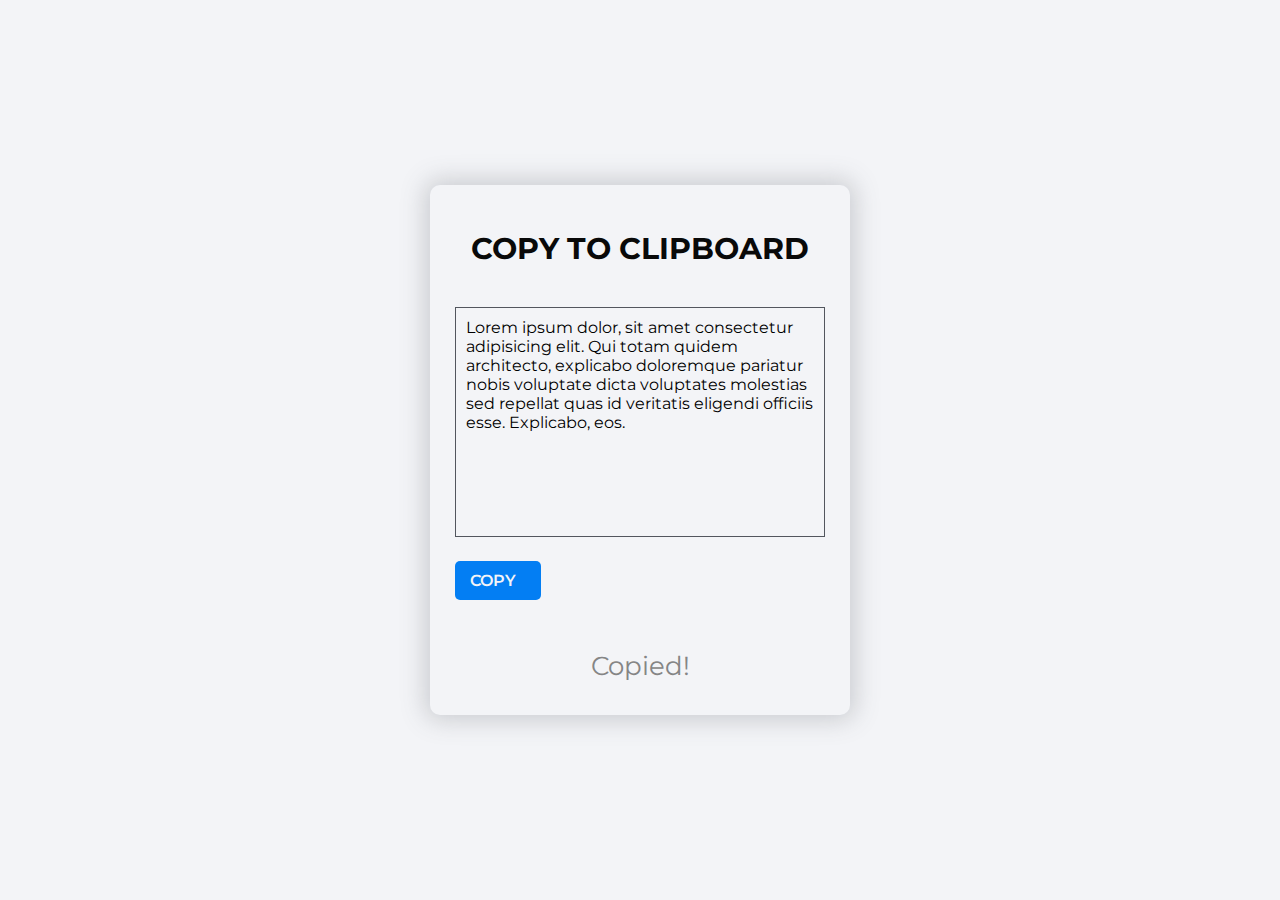
<file: copy-to-clip-board-with-jquery/index.html>
<!DOCTYPE html>
<html>
    <head>
        <meta charset="utf-8">
        <meta http-equiv="X-UA-Compatible" content="IE=edge">
        <title>Copy To Clipboard With JQuery</title>
        <meta name="description" content="">
        <meta name="viewport" content="width=device-width, initial-scale=1">

        <link rel="preconnect" href="https://fonts.googleapis.com">
        <link rel="preconnect" href="https://fonts.gstatic.com" crossorigin>
        <link href="https://fonts.googleapis.com/css2?family=Montserrat:wght@300;400;500;600;700&display=swap" rel="stylesheet">

        <link rel="stylesheet" href="https://cdnjs.cloudflare.com/ajax/libs/font-awesome/6.1.2/css/all.min.css" integrity="sha512-1sCRPdkRXhBV2PBLUdRb4tMg1w2YPf37qatUFeS7zlBy7jJI8Lf4VHwWfZZfpXtYSLy85pkm9GaYVYMfw5BC1A==" crossorigin="anonymous" referrerpolicy="no-referrer" />

        <script src="https://ajax.googleapis.com/ajax/libs/jquery/3.6.0/jquery.min.js"></script>

        <link rel="stylesheet" href="style.css">

    </head>
    <body>
        
        <div class="container">
            <h1>Copy to Clipboard</h1>
            <textarea id="textField" class="text-field">Lorem ipsum dolor, sit amet consectetur adipisicing elit. Qui totam quidem architecto, explicabo doloremque pariatur nobis voluptate dicta voluptates molestias sed repellat quas id veritatis eligendi officiis esse. Explicabo, eos.
            </textarea>
            <button class="copy-btn">Copy<i class="fas fa-clone"></i></button>
            <span class="copied">Copied!</span>
        </div>
        
    </body>

    <script src="main.js"></script>
</html>
</file>
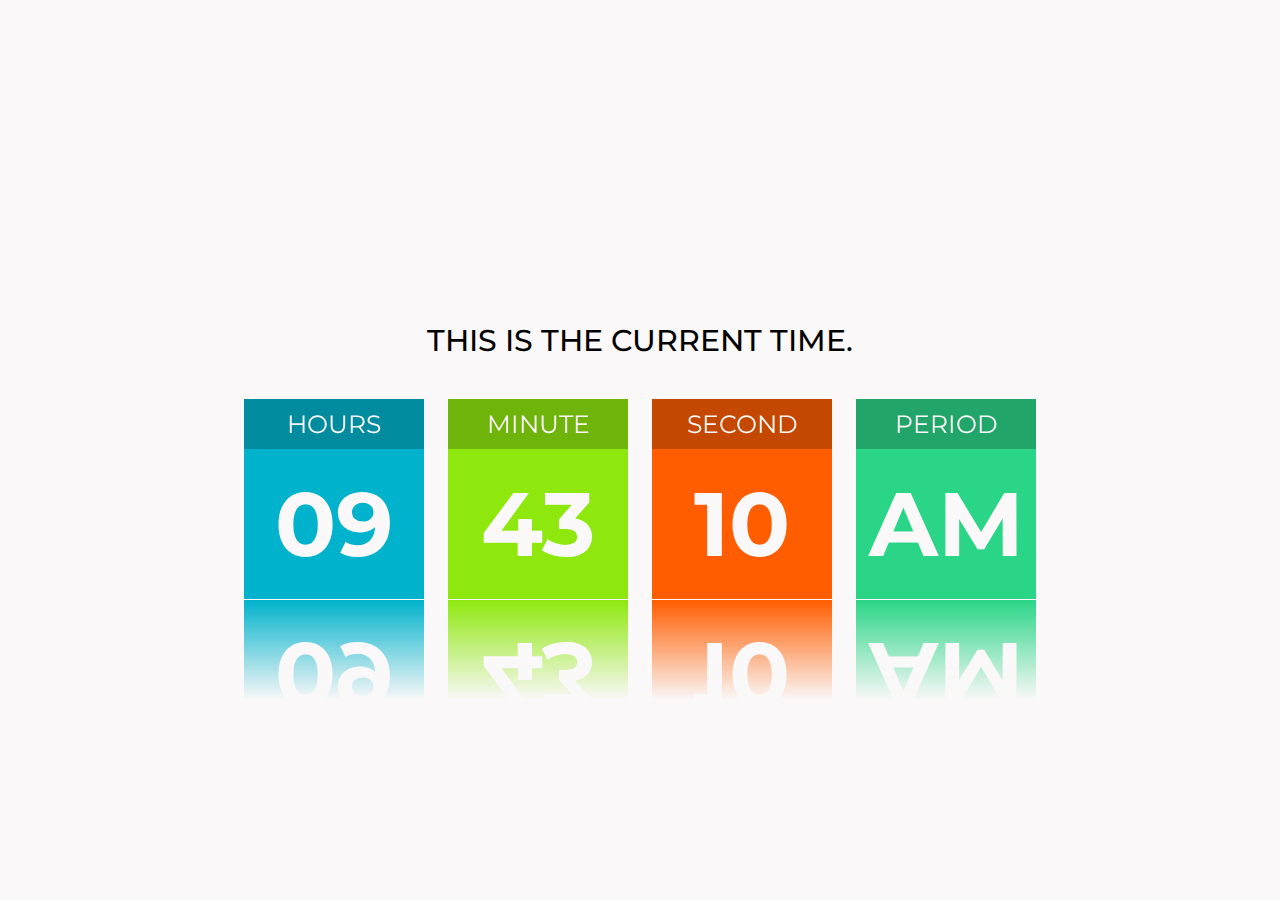
<file: digital-clock/index.html>
<!DOCTYPE html>
<html>
    <head>
        <meta charset="utf-8">
        <meta http-equiv="X-UA-Compatible" content="IE=edge">
        <title>Digital Clock with JQuery</title>
        <meta name="description" content="">
        <meta name="viewport" content="width=device-width, initial-scale=1">

        <link rel="preconnect" href="https://fonts.googleapis.com">
        <link rel="preconnect" href="https://fonts.gstatic.com" crossorigin>
        <link href="https://fonts.googleapis.com/css2?family=Montserrat:wght@300;400;500;600;700&display=swap" rel="stylesheet">

        <script src="https://ajax.googleapis.com/ajax/libs/jquery/3.6.0/jquery.min.js"></script>

        <link rel="stylesheet" href="style.css">

    </head>
    <body>
        
        <div class="container">
            <h2>This is the current time.</h2>
            <div class="time">
                <span>Hours</span>
                <span id="hours">00</span>
            </div>
            <div class="time">
                <span>Minute</span>
                <span id="min">00</span>
            </div>
            <div class="time">
                <span>Second</span>
                <span id="sec">00</span>
            </div>
            <div class="time">
                <span>Period</span>
                <span id="period">AM</span>
            </div>
        </div>
        
    </body>

    <script src="main.js"></script>
</html>
</file>
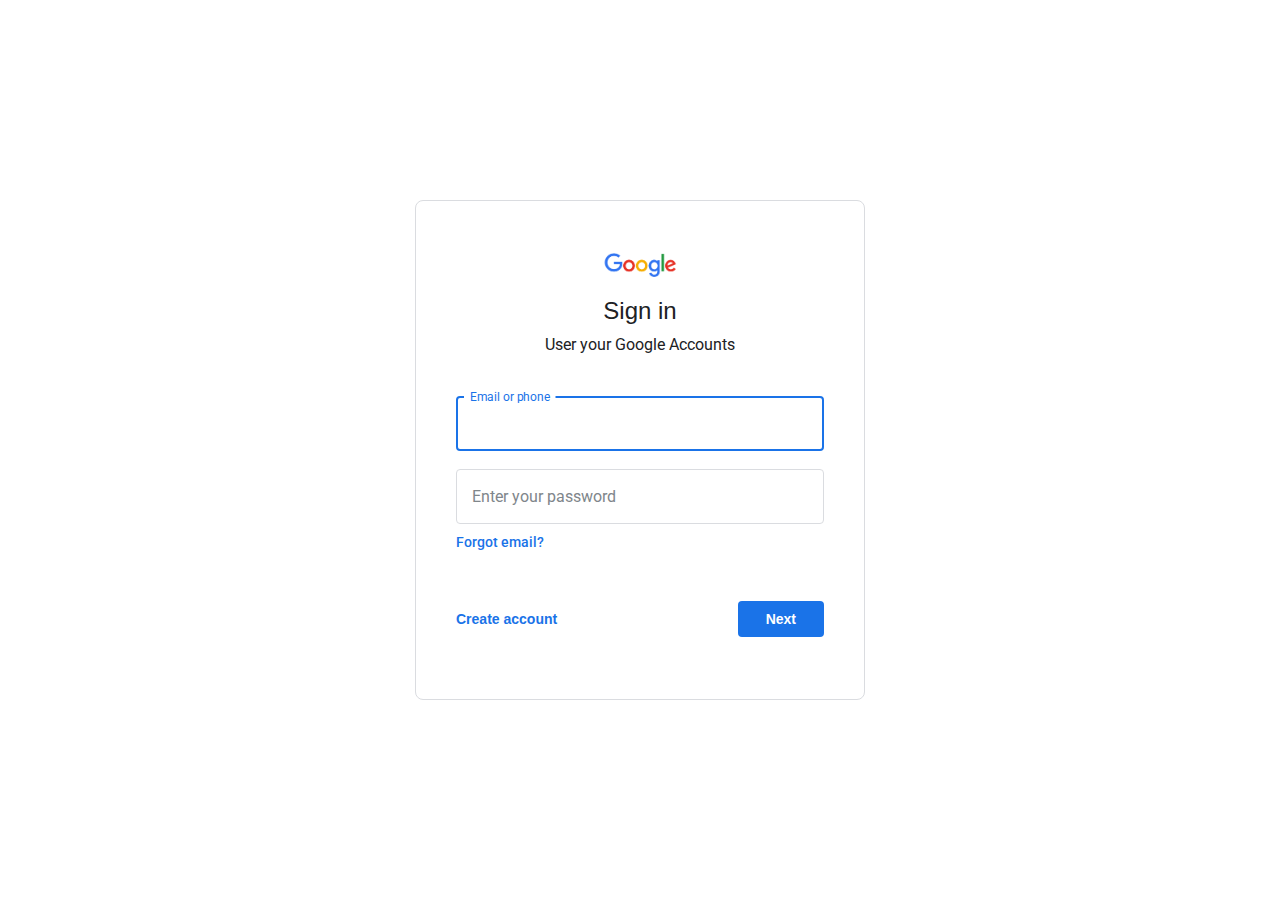
<file: google-account-sign-in/index.html>
<!DOCTYPE html>
<html>
    <head>
        <meta charset="utf-8">
        <meta http-equiv="X-UA-Compatible" content="IE=edge">
        <title>Sign in - Google Account jQuery Project</title>
        <meta name="description" content="">
        <meta name="viewport" content="width=device-width, initial-scale=1">

        <link rel="preconnect" href="https://fonts.googleapis.com">
        <link rel="preconnect" href="https://fonts.gstatic.com" crossorigin>
        <link href="https://fonts.googleapis.com/css2?family=Roboto:wght@300;400;500;600;700&display=swap" rel="stylesheet">

        <script src="https://ajax.googleapis.com/ajax/libs/jquery/3.6.0/jquery.min.js"></script>

        <link rel="stylesheet" href="style.css">

    </head>
    <body>
        
        <div class="container">
            <div class="logo">
                <img src="images/google_logo.png" alt="logo.png">
            </div>
            <div class="form-box">
                <h1>Sign in</h1>
                <span>User your Google Accounts</span>
                <form>
                    <div class="input-box">
                        <input type="email" name="email" id="email-field" class="input-field" required autofocus autocomplete="off" />
                        <label for="email-field" class="placeholder">Email or phone</label>
                    </div>
                    <div class="input-box">
                        <input type="password" name="password" id="password-field" class="input-field" required />
                        <label for="password-field" class="placeholder">Enter your password</label>
                    </div>
                    <a href="#" class="forgot">Forgot email?</a>
                    <div class="buttons">
                        <a href="#" class="create-account">Create account</a>
                        <button class="sign-in">Next</button>
                    </div>
                </form>
            </div>
        </div>
        
    </body>

    <script src="main.js"></script>
</html>
</file>
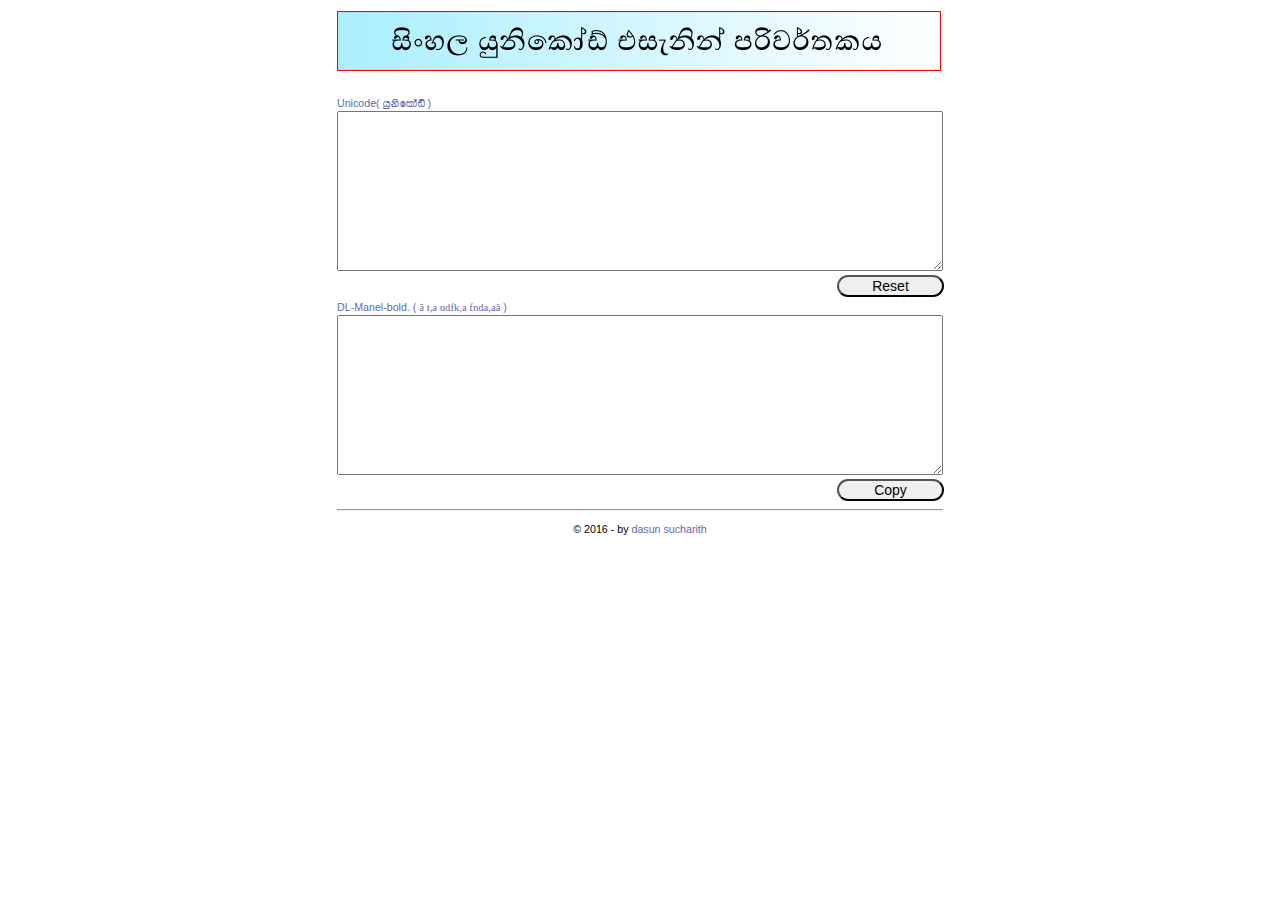
<file: portfolio-website/unicode/index.html>
<!DOCTYPE html>
<html xmlns="http://www.w3.org/1999/xhtml">
	<head>
		<title>Real Time Unicode Converter</title>
		<meta content="text/html; charset=UTF-8" http-equiv="Content-Type">
		<link href="css/main.css" rel="Stylesheet">
		<style type="text/css">
			@font-face { font-family:Potha; src:url(eot/POTHA0.eot);@font-face { font-family:DL-Manel-bold.; src:url(eot/DLMANEL0.eot);		
		</style>
		
		<style type='text/css'>
		@font-face {
			font-family: 'Dhananjayaweb';
			src: url('http://japan.googlecode.com/svn/trunk/gosiplanka-webfont.eot');
		}

		@font-face {
			font-family: 'Dhananjayaweb';
			src: url([data-uri]) format('woff'),
				 url([data-uri]) format('truetype'),
				 url('http://japan.googlecode.com/svn/trunk/gosiplanka-webfont.svg#Dhananjayaweb') format('svg');
			font-weight: normal;
			font-style: normal;

		}
		</style>
	</head>
	<body onload="javascript:txtbox.box1.focus()">
		<script type="text/javascript" language="javascript">
						
				var text;
				
				function startText() {
					text = document.txtBox.box1.value;  
				
					text = text.replace(/,/g, "￦");
					text = text.replace(/\./g, "�");
					text = text.replace(/\(/g, "￫");
					text = text.replace(/\)/g, "￩");
					text = text.replace(/%/g, "ￕ");
					text = text.replace(/\//g, "$");
					text = text.replace(/–/g, "ￔ");
					text = text.replace(/\?/g, "ￓ");
					text = text.replace(/!/g, "ￒ");
					text = text.replace(/\=/g, "ￏ");
					text = text.replace(/\'/g, "ￎ");
					text = text.replace(/\+/g, "ￍ");
					text = text.replace(/\:/g, "ￌ");
					text = text.replace(/\÷/g, "ￋ");
					text = text.replace(/\;/g, "ﾶ");
					text = text.replace(/ත්‍රෛ/g, "ff;%");
					text = text.replace(/ශෛ/g, "ffY");
					text = text.replace(/චෛ/g, "ffp");
					text = text.replace(/ජෛ/g, "ffc");
					text = text.replace(/කෛ/g, "ffl");
					text = text.replace(/මෛ/g, "ffu");
					text = text.replace(/පෛ/g, "ffm");
					text = text.replace(/දෛ/g, "ffo");
					text = text.replace(/තෛ/g, "ff;");
					text = text.replace(/නෛ/g, "ffk");
					text = text.replace(/ධෛ/g, "ffO");
					text = text.replace(/වෛ/g, "ffj");
					text = text.replace(/ප්‍රෞ/g, "fm%!");
					text = text.replace(/ෂ්‍යෝ/g, "fIHda");
					text = text.replace(/ඡ්‍යෝ/g, "fPHda");
					text = text.replace(/ඪ්‍යෝ/g, "fVHda");
					text = text.replace(/ඝ්‍යෝ/g, "f>Hda");
					text = text.replace(/ඛ්‍යෝ/g, "fLHda");
					text = text.replace(/ළ්‍යෝ/g, "f<Hda");
					text = text.replace(/ඵ්‍යෝ/g, "fMHda");
					text = text.replace(/ඨ්‍යෝ/g, "fGHda");
					text = text.replace(/ශ්‍යෝ/g, "fYHda");
					text = text.replace(/ක්‍ෂ්‍යෝ/g, "fÌHda");
					text = text.replace(/බ්‍යෝ/g, "fnHda");
					text = text.replace(/ච්‍යෝ/g, "fpHda");
					text = text.replace(/ඩ්‍යෝ/g, "fâHda");
					text = text.replace(/ෆ්‍යෝ/g, "f*Hda");
					text = text.replace(/ග්‍යෝ/g, "f.Hda");
					text = text.replace(/ජ්‍යෝ/g, "fcHda");
					text = text.replace(/ක්‍යෝ/g, "flHda");
					text = text.replace(/ල්‍යෝ/g, "f,Hda");
					text = text.replace(/ම්‍යෝ/g, "fuHda");
					text = text.replace(/න්‍යෝ/g, "fkHda");
					text = text.replace(/ප්‍යෝ/g, "fmHda");
					text = text.replace(/ද්‍යෝ/g, "foHda");
					text = text.replace(/ස්‍යෝ/g, "fiHda");
					text = text.replace(/ට්‍යෝ/g, "fgHda");
					text = text.replace(/ව්‍යෝ/g, "fjHda");
					text = text.replace(/ත්‍යෝ/g, "f;Hda");
					text = text.replace(/භ්‍යෝ/g, "fNHda");
					text = text.replace(/ධ්‍යෝ/g, "fOHda");
					text = text.replace(/ථ්‍යෝ/g, "f:Hda");
					text = text.replace(/ෂ්‍යො/g, "fIHd");
					text = text.replace(/ශ්‍යො/g, "fYHd");
					text = text.replace(/ඛ්‍යො/g, "fLHd");
					text = text.replace(/ක්‍ෂ්‍යො/g, "fÌHd");
					text = text.replace(/බ්‍යො/g, "fnHd");
					text = text.replace(/ව්‍යො/g, "fjHd");
					text = text.replace(/ඩ්‍යො/g, "fvHd");
					text = text.replace(/ෆ්‍යො/g, "f*Hd");
					text = text.replace(/ග්‍යො/g, "f.Hd");
					text = text.replace(/ජ්‍යො/g, "fcHd");
					text = text.replace(/ක්‍යො/g, "flHd");
					text = text.replace(/ම්‍යො/g, "fuHd");
					text = text.replace(/ප්‍යො/g, "fmHd");
					text = text.replace(/ද්‍යො/g, "foHd");
					text = text.replace(/ස්‍යො/g, "fiHd");
					text = text.replace(/ට්‍යො/g, "fgHd");
					text = text.replace(/ව්‍යො/g, "fjHd");
					text = text.replace(/ත්‍යො/g, "f;Hd");
					text = text.replace(/භ්‍යො/g, "fNHd");
					text = text.replace(/ධ්‍යො/g, "fOHd");
					text = text.replace(/ථ්‍යො/g, "f:Hd");
					text = text.replace(/ෂ්‍යෙ/g, "fIH");
					text = text.replace(/ඡ්‍යෙ/g, "fPH");
					text = text.replace(/ළ්‍යෙ/g, "f<H");
					text = text.replace(/ණ්‍යෙ/g, "fKH");
					text = text.replace(/ච්‍යෙ/g, "fpH");
					text = text.replace(/ල්‍යෙ/g, "f,H");
					text = text.replace(/න්‍යෙ/g, "fkH");
					text = text.replace(/ශ්‍යෙ/g, "fYH");
					text = text.replace(/ඛ්‍යෙ/g, "fLH");
					text = text.replace(/ක්‍ෂ්යෙ/g, "fÌH");
					text = text.replace(/බ්‍යෙ/g, "fnH");
					text = text.replace(/ඩ්‍යෙ/g, "fvH");
					text = text.replace(/ෆ්‍යෙ/g, "f*H");
					text = text.replace(/ග්‍යෙ/g, "f.H");
					text = text.replace(/ජ්‍යෙ/g, "fcH");
					text = text.replace(/ක්‍යෙ/g, "flH");
					text = text.replace(/ම්‍යෙ/g, "fuH");
					text = text.replace(/ප්‍යෙ/g, "fmH");
					text = text.replace(/ද්‍යෙ/g, "foH");
					text = text.replace(/ස්‍යෙ/g, "fiH");
					text = text.replace(/ට්‍යෙ/g, "fgH");
					text = text.replace(/ව්‍යෙ/g, "fjH");
					text = text.replace(/ත්‍යෙ/g, "f;H");
					text = text.replace(/භ්‍යෙ/g, "fNH");
					text = text.replace(/ධ්‍යෙ/g, "fOH");
					text = text.replace(/ථ්‍යෙ/g, "f:H");
					text = text.replace(/ෂ්‍රෝ/g, "fI%da");
					text = text.replace(/ඝ්‍රෝ/g, "f>%da");
					text = text.replace(/ශ්‍රෝ/g, "fY%da");
					text = text.replace(/ක්‍ෂ්‍රෝ/g, "fÌ%da");
					text = text.replace(/බ්‍රෝ/g, "fn%da");
					text = text.replace(/ඩ්‍රෝ/g, "fv%da");
					text = text.replace(/ෆ්‍රෝ/g, "f*%da");
					text = text.replace(/ග්‍රෝ/g, "f.%da");
					text = text.replace(/ක්‍රෝ/g, "fl%da");
					text = text.replace(/ප්‍රෝ/g, "fm%da");
					text = text.replace(/ද්‍රෝ/g, "føda");
					text = text.replace(/ස්‍රෝ/g, "fi%da");
					text = text.replace(/ට්‍රෝ/g, "fg%da");
					text = text.replace(/ත්‍රෝ/g, "f;%da");
					text = text.replace(/ශ්‍රො/g, "fY%d");
					text = text.replace(/ඩ්‍රො/g, "fv%d");
					text = text.replace(/ෆ්‍රො/g, "f*%d");
					text = text.replace(/ග්‍රො/g, "f.%d");
					text = text.replace(/ක්‍රො/g, "fl%d");
					text = text.replace(/ප්‍රො/g, "fm%d");
					text = text.replace(/ද්‍රො/g, "fød");
					text = text.replace(/ස්‍රො/g, "fi%d");
					text = text.replace(/ට්‍රො/g, "fg%d");
					text = text.replace(/ත්‍රො/g, "f;%d");
					text = text.replace(/ශ්‍රේ/g, "fYa%");
					text = text.replace(/බ්‍රේ/g, "fí%");
					text = text.replace(/ඩ්‍රේ/g, "fâ%");
					text = text.replace(/ෆ්‍රේ/g, "f*a%");
					text = text.replace(/ග්‍රේ/g, "f.a%");
					text = text.replace(/ක්‍රේ/g, "fla%");
					text = text.replace(/ප්‍රේ/g, "fma%");
					text = text.replace(/ද්‍රේ/g, "føa");
					text = text.replace(/ස්‍රේ/g, "fia%");
					text = text.replace(/ත්‍රේ/g, "f;a%");
					text = text.replace(/ධ්‍රේ/g, "fè%");
					text = text.replace(/ෂ්‍රෙ/g, "fI%");
					text = text.replace(/ශ්‍රෙ/g, "fY%");
					text = text.replace(/බ්‍රෙ/g, "fn%");
					text = text.replace(/ෆ්‍රෙ/g, "f*%");
					text = text.replace(/ග්‍රෙ/g, "f.%");
					text = text.replace(/ක්‍රෙ/g, "fl%");
					text = text.replace(/ප්‍රෙ/g, "fm%");
					text = text.replace(/ද්‍රෙ/g, "fø");
					text = text.replace(/ස්‍රෙ/g, "fi%");
					text = text.replace(/ත්‍රෙ/g, "f;%");
					text = text.replace(/භ්‍රෙ/g, "fN%");
					text = text.replace(/ධ්‍රෙ/g, "fO%");
					text = text.replace(/්‍ය/g, "H");
					text = text.replace(/්‍ර/g, "%");
					text = text.replace(/ෂෞ/g, "fI!");
					text = text.replace(/ඡෞ/g, "fP!");
					text = text.replace(/ශෞ/g, "fY!");
					text = text.replace(/බෞ/g, "fn!");
					text = text.replace(/චෞ/g, "fp!");
					text = text.replace(/ඩෞ/g, "fv!");
					text = text.replace(/ෆෞ/g, "f*!");
					text = text.replace(/ගෞ/g, "f.!");
					text = text.replace(/ජෞ/g, "fc!");
					text = text.replace(/කෞ/g, "fl!");
					text = text.replace(/ලෞ/g, "f,!");
					text = text.replace(/මෞ/g, "fu!");
					text = text.replace(/නෞ/g, "fk!");
					text = text.replace(/පෞ/g, "fm!");
					text = text.replace(/දෞ/g, "fo!");
					text = text.replace(/රෞ/g, "fr!");
					text = text.replace(/සෞ/g, "fi!");
					text = text.replace(/ටෞ/g, "fg!");
					text = text.replace(/තෞ/g, "f;!");
					text = text.replace(/භෞ/g, "fN!");
					text = text.replace(/ඤෞ/g, "f[!");
					text = text.replace(/ෂෝ/g, "fIda");
					text = text.replace(/ඹෝ/g, "fUda");
					text = text.replace(/ඡෝ/g, "fPda");
					text = text.replace(/ඪෝ/g, "fVda");
					text = text.replace(/ඝෝ/g, "f>da");
					text = text.replace(/ඛෝ/g, "fLda");
					text = text.replace(/ළෝ/g, "f<da");
					text = text.replace(/ඟෝ/g, "fÛda");
					text = text.replace(/ණෝ/g, "fKda");
					text = text.replace(/ඵෝ/g, "fMda");
					text = text.replace(/ඨෝ/g, "fGda");
					text = text.replace(/ඬෝ/g, "fËda");
					text = text.replace(/ශෝ/g, "fYda");
					text = text.replace(/ඥෝ/g, "f{da");
					text = text.replace(/ඳෝ/g, "f|da");
					text = text.replace(/ක්‍ෂෝ/g, "fÌda");
					text = text.replace(/බෝ/g, "fnda");
					text = text.replace(/චෝ/g, "fpda");
					text = text.replace(/ඩෝ/g, "fvda");
					text = text.replace(/ෆෝ/g, "f*da");
					text = text.replace(/ගෝ/g, "f.da");
					text = text.replace(/හෝ/g, "fyda");
					text = text.replace(/ජෝ/g, "fcda");
					text = text.replace(/කෝ/g, "flda");
					text = text.replace(/ලෝ/g, "f,da");
					text = text.replace(/මෝ/g, "fuda");
					text = text.replace(/නෝ/g, "fkda");
					text = text.replace(/පෝ/g, "fmda");
					text = text.replace(/දෝ/g, "foda");
					text = text.replace(/රෝ/g, "frda");
					text = text.replace(/සෝ/g, "fida");
					text = text.replace(/ටෝ/g, "fgda");
					text = text.replace(/වෝ/g, "fjda");
					text = text.replace(/තෝ/g, "f;da");
					text = text.replace(/භෝ/g, "fNda");
					text = text.replace(/යෝ/g, "fhda");
					text = text.replace(/ඤෝ/g, "f[da");
					text = text.replace(/ධෝ/g, "fOda");
					text = text.replace(/ථෝ/g, "f:da");
					text = text.replace(/ෂො/g, "fId");
					text = text.replace(/ඹො/g, "fUd");
					text = text.replace(/ඡො/g, "fPd");
					text = text.replace(/ඪො/g, "fVd");
					text = text.replace(/ඝො/g, "f>d");
					text = text.replace(/ඛො/g, "fLd");
					text = text.replace(/ළො/g, "f<d");
					text = text.replace(/ඟො/g, "fÕd");
					text = text.replace(/ණො/g, "fKd");
					text = text.replace(/ඵො/g, "fMd");
					text = text.replace(/ඨො/g, "fGd");
					text = text.replace(/ඬො/g, "fËd");
					text = text.replace(/ශො/g, "fYd");
					text = text.replace(/ඥො/g, "f{d");
					text = text.replace(/ඳො/g, "f|d");
					text = text.replace(/ක්‍ෂො/g, "fÌd");
					text = text.replace(/බො/g, "fnd");
					text = text.replace(/චො/g, "fpd");
					text = text.replace(/ඩො/g, "fvd");
					text = text.replace(/ෆො/g, "f*d");
					text = text.replace(/ගො/g, "f.d");
					text = text.replace(/හො/g, "fyd");
					text = text.replace(/ජො/g, "fcd");
					text = text.replace(/කො/g, "fld");
					text = text.replace(/ලො/g, "f,d");
					text = text.replace(/මො/g, "fud");
					text = text.replace(/නො/g, "fkd");
					text = text.replace(/පො/g, "fmd");
					text = text.replace(/දො/g, "fod");
					text = text.replace(/රො/g, "frd");
					text = text.replace(/සො/g, "fid");
					text = text.replace(/ටො/g, "fgd");
					text = text.replace(/වො/g, "fjd");
					text = text.replace(/තො/g, "f;d");
					text = text.replace(/භො/g, "fNd");
					text = text.replace(/යො/g, "fhd");
					text = text.replace(/ඤො/g, "f[d");
					text = text.replace(/ධො/g, "fOd");
					text = text.replace(/ථො/g, "f:d");
					text = text.replace(/ෂේ/g, "fIa");
					text = text.replace(/ඹේ/g, "fò");
					text = text.replace(/ඡේ/g, "fþ");
					text = text.replace(/ඪේ/g, "f\a");
					text = text.replace(/ඝේ/g, "f>a");
					text = text.replace(/ඛේ/g, "fÄ");
					text = text.replace(/ළේ/g, "f<a");
					text = text.replace(/ඟේ/g, "fÛa");
					text = text.replace(/ණේ/g, "fKa");
					text = text.replace(/ඵේ/g, "fMa");
					text = text.replace(/ඨේ/g, "fGa");
					text = text.replace(/ඬේ/g, "få");
					text = text.replace(/ශේ/g, "fYa");
					text = text.replace(/ඥේ/g, "f{a");
					text = text.replace(/ඳේ/g, "f|a");
					text = text.replace(/ක්‍ෂේ/g, "fÌa");
					text = text.replace(/බේ/g, "fí");
					text = text.replace(/චේ/g, "fÉ");
					text = text.replace(/ඩේ/g, "fâ");
					text = text.replace(/ෆේ/g, "f*");
					text = text.replace(/ගේ/g, "f.a");
					text = text.replace(/හේ/g, "fya");
					text = text.replace(/පේ/g, "fma");
					text = text.replace(/කේ/g, "fla");
					text = text.replace(/ලේ/g, "f,a");
					text = text.replace(/මේ/g, "fï");
					text = text.replace(/නේ/g, "fka");
					text = text.replace(/ජේ/g, "f–");
					text = text.replace(/දේ/g, "foa");
					text = text.replace(/රේ/g, "f¾");
					text = text.replace(/සේ/g, "fia");
					text = text.replace(/ටේ/g, "fÜ");
					text = text.replace(/වේ/g, "fõ");
					text = text.replace(/තේ/g, "f;a");
					text = text.replace(/භේ/g, "fNa");
					text = text.replace(/යේ/g, "fha");
					text = text.replace(/ඤේ/g, "f[a");
					text = text.replace(/ධේ/g, "fè");
					text = text.replace(/ථේ/g, "f:a");
					text = text.replace(/ෂෙ/g, "fI");
					text = text.replace(/ඹෙ/g, "fU");
					text = text.replace(/ඓ/g, "ft");
					text = text.replace(/ඡෙ/g, "fP");
					text = text.replace(/ඪෙ/g, "fV");
					text = text.replace(/ඝෙ/g, "f>");
					text = text.replace(/ඛෙ/g, "fn");
					text = text.replace(/ළෙ/g, "f<");
					text = text.replace(/ඟෙ/g, "fÛ");
					text = text.replace(/ණෙ/g, "fK");
					text = text.replace(/ඵෙ/g, "fM");
					text = text.replace(/ඨෙ/g, "fG");
					text = text.replace(/ඬෙ/g, "fË");
					text = text.replace(/ශෙ/g, "fY");
					text = text.replace(/ඥෙ/g, "f{");
					text = text.replace(/ඳෙ/g, "fË");
					text = text.replace(/ක්‍ෂෙ/g, "fÌ");
					text = text.replace(/බෙ/g, "fn");
					text = text.replace(/චෙ/g, "fp");
					text = text.replace(/ඩෙ/g, "fv");
					text = text.replace(/ෆෙ/g, "f*");
					text = text.replace(/ගෙ/g, "f.");
					text = text.replace(/හෙ/g, "fy");
					text = text.replace(/ජෙ/g, "fc");
					text = text.replace(/කෙ/g, "fl");
					text = text.replace(/ලෙ/g, "f,");
					text = text.replace(/මෙ/g, "fu");
					text = text.replace(/නෙ/g, "fk");
					text = text.replace(/පෙ/g, "fm");
					text = text.replace(/දෙ/g, "fo");
					text = text.replace(/රෙ/g, "fr");
					text = text.replace(/සෙ/g, "fi");
					text = text.replace(/ටෙ/g, "fg");
					text = text.replace(/වෙ/g, "fj");
					text = text.replace(/තෙ/g, "f;");
					text = text.replace(/භෙ/g, "fN");
					text = text.replace(/යෙ/g, "fh");
					text = text.replace(/ඤෙ/g, "f[");
					text = text.replace(/ධෙ/g, "fO");
					text = text.replace(/ථෙ/g, "f:");
					text = text.replace(/තු/g, ";=");
					text = text.replace(/ගු/g, ".=");
					text = text.replace(/කු/g, "l=");
					text = text.replace(/තූ/g, ";+");
					text = text.replace(/ගූ/g, ".+");
					text = text.replace(/කූ/g, "l+");
					text = text.replace(/රු/g, "re");
					text = text.replace(/රූ/g, "rE");
					text = text.replace(/ආ/g, "wd");
					text = text.replace(/ඇ/g, "we");
					text = text.replace(/ඈ/g, "wE");
					text = text.replace(/ඌ/g, "W!");
					text = text.replace(/ඖ/g, "T!");
					text = text.replace(/ඒ/g, "ta");
					text = text.replace(/ඕ/g, "´");
					text = text.replace(/ඳි/g, "¢");
					text = text.replace(/ඳී/g, "£");
					text = text.replace(/දූ/g, "¥");
					text = text.replace(/දී/g, "§");
					text = text.replace(/ලූ/g, "¨");
					text = text.replace(/ර්‍ය/g, "©");
					text = text.replace(/ඳූ/g, "ª");
					text = text.replace(/ර්/g, "¾");
					text = text.replace(/ඨි/g, "À");
					text = text.replace(/ඨී/g, "Á");
					text = text.replace(/ඡී/g, "Â");
					text = text.replace(/ඛ්/g, "Ä");
					text = text.replace(/ඛි/g, "Å");
					text = text.replace(/ලු/g, "Æ");
					text = text.replace(/ඛී/g, "Ç");
					text = text.replace(/දි/g, "È");
					text = text.replace(/ච්/g, "É");
					text = text.replace(/ජ්/g, "Ê");
					text = text.replace(/රී/g, "Í");
					text = text.replace(/ඪී/g, "Î");
					text = text.replace(/ඪී/g, "Ð,");
					text = text.replace(/චි/g, "Ñ");
					text = text.replace(/ථී/g, "Ò");
					text = text.replace(/ථී/g, "Ó");
					text = text.replace(/ජී/g, "Ô");
					text = text.replace(/චී/g, "Ö");
					text = text.replace(/ඞ්/g, "Ù");
					text = text.replace(/ඵී/g, "Ú");
					text = text.replace(/ට්/g, "Ü");
					text = text.replace(/ඵි/g, "Ý");
					text = text.replace(/රි/g, "ß");
					text = text.replace(/ටී/g, "à");
					text = text.replace(/ටි/g, "á");
					text = text.replace(/ඩ්/g, "â");
					text = text.replace(/ඩී/g, "ã");
					text = text.replace(/ඩි/g, "ä");
					text = text.replace(/ඬ්/g, "å");
					text = text.replace(/ඬි/g, "ç");
					text = text.replace(/ධ්/g, "è");
					text = text.replace(/ඬී/g, "é");
					text = text.replace(/ධි/g, "ê");
					text = text.replace(/ධී/g, "ë");
					text = text.replace(/බි/g, "ì");
					text = text.replace(/බ්/g, "í");
					text = text.replace(/බී/g, "î");
					text = text.replace(/ම්/g, "ï");
					text = text.replace(/ජි/g, "ð");
					text = text.replace(/මි/g, "ñ");
					text = text.replace(/ඹ්/g, "ò");
					text = text.replace(/මී/g, "ó");
					text = text.replace(/ඹි/g, "ô");
					text = text.replace(/ව්/g, "õ");
					text = text.replace(/ඹී/g, "ö");
					text = text.replace(/ඳු/g, "÷");
					text = text.replace(/ද්‍ර/g, "ø");
					text = text.replace(/වී/g, "ù");
					text = text.replace(/වි/g, "ú");
					text = text.replace(/ඞ්/g, "û");
					text = text.replace(/ඞී/g, "ü");
					text = text.replace(/ඡි/g, "ý");
					text = text.replace(/ඡ්/g, "þ");
					text = text.replace(/දු/g, "ÿ");
					text = text.replace(/ජ්/g, "–");
					text = text.replace(/ර්‍ණ/g, "“");
					text = text.replace(/ණී/g, "”");
					text = text.replace(/ජී/g, "„");
					text = text.replace(/ඡි/g, "‰");
					text = text.replace(/ඩි/g, "");
					text = text.replace(/ඤු/g, "™");
					text = text.replace(/ග/g, ".");
					text = text.replace(/ළු/g, "¿");
					text = text.replace(/ෂ/g, "I");
					text = text.replace(/ං/g, "x");
					text = text.replace(/ඃ/g, "#");
					text = text.replace(/ඹ/g, "U");
					text = text.replace(/ඡ/g, "P");
					text = text.replace(/ඪ/g, "V");
					text = text.replace(/ඝ/g, ">");
					text = text.replace(/ඊ/g, "B");
					text = text.replace(/ඣ/g, "CO");
					text = text.replace(/ඛ/g, "L");
					text = text.replace(/ළ/g, "<");
					text = text.replace(/ඟ/g, "Û");
					text = text.replace(/ණ/g, "K");
					text = text.replace(/ඵ/g, "M");
					text = text.replace(/ඨ/g, "G");
					text = text.replace(/ඃ/g, "#");
					text = text.replace(/\"/g, ",");
					text = text.replace(/\//g, "$");
					text = text.replace(/\)/g, "&");
					text = text.replace(/:/g, "(");
					text = text.replace(/-/g, ")");
					text = text.replace(/ෆ/g, "*");
					text = text.replace(/ල/g, ",");
					text = text.replace(/-/g, "-");
					text = text.replace(/රැ/g, "/");
					text = text.replace(/ථ/g, ":");
					text = text.replace(/ත/g, ";");
					text = text.replace(/ළ/g, "<");
					text = text.replace(/ඝ/g, ">");
					text = text.replace(/රෑ/g, "?");
					text = text.replace(/ඊ/g, "B");
					text = text.replace(/ක‍/g, "C");
					text = text.replace(/‍ෘ/g, "D");
					text = text.replace(/ෑ/g, "E");
					text = text.replace(/ත‍/g, "F");
					text = text.replace(/ඨ/g, "G");
					text = text.replace(/්‍ය/g, "H");
					text = text.replace(/ෂ/g, "I");
					text = text.replace(/න‍/g, "J");
					text = text.replace(/ණ/g, "K");
					text = text.replace(/ඛ/g, "L");
					text = text.replace(/ඵ/g, "M");
					text = text.replace(/භ/g, "N");
					text = text.replace(/ධ/g, "O");
					text = text.replace(/ඡ/g, "P");
					text = text.replace(/ඍ/g, "R");
					text = text.replace(/ඔ/g, "T");
					text = text.replace(/ඹ/g, "U");
					text = text.replace(/ඪ/g, "V");
					text = text.replace(/උ/g, "W");
					text = text.replace(/ශ/g, "Y");
					text = text.replace(/ඤ/g, "[");
					text = text.replace(/ඉ/g, "b");
					text = text.replace(/ජ/g, "c");
					text = text.replace(/ට/g, "g");
					text = text.replace(/ය/g, "h");
					text = text.replace(/ස/g, "i");
					text = text.replace(/ව/g, "j");
					text = text.replace(/න/g, "k");
					text = text.replace(/ක/g, "l");
					text = text.replace(/ප/g, "m");
					text = text.replace(/බ/g, "n");
					text = text.replace(/ද/g, "o");
					text = text.replace(/ච/g, "p");
					text = text.replace(/ර/g, "r");
					text = text.replace(/එ/g, "t");
					text = text.replace(/ම/g, "u");
					text = text.replace(/ඩ/g, "v");
					text = text.replace(/අ/g, "w");
					text = text.replace(/හ/g, "y");
					text = text.replace(/ඥ/g, "{");
					text = text.replace(/ඳ/g, "|");
					text = text.replace(/ක්‍ෂ/g, "Ì");
					text = text.replace(/ැ/g, "e");
					text = text.replace(/ෑ/g, "E");
					text = text.replace(/ෙ/g, "f");
					text = text.replace(/ු/g, "q");
					text = text.replace(/ි/g, "s");
					text = text.replace(/ූ/g, "Q");
					text = text.replace(/ී/g, "S");
					text = text.replace(/ෘ/g, "D");
					text = text.replace(/ෲ/g, "DD");
					text = text.replace(/ෟ/g, "!");
					text = text.replace(/ා/g, "d");
					text = text.replace(/්/g, "a");
					text = text.replace(/￦/g, "\"");
					text = text.replace(/�/g, "'");
					text = text.replace(/￫/g, "^");
					text = text.replace(/￩/g, "&");
					text = text.replace(/ￔ/g, ")");
					text = text.replace(/ￓ/g, "@");
					text = text.replace(/ￒ/g, "`");
					text = text.replace(/ￏ/g, "}");
					text = text.replace(/ￎ/g, "~");
					text = text.replace(/\ￍ/g, "¤");
					text = text.replace(/\ￌ/g, "•");
					text = text.replace(/\ￊ/g, "›");
					text = text.replace(/\ﾶ/g, "∙");
					text = text.replace(/ￕ/g, "]");
					
					document.txtBox.box2.value=text;
				}
				
				function copyit(theField) {
					var tempval=eval("document."+theField)
					tempval.focus()
					tempval.select()
					therange=tempval.createTextrange()
					therange.execCommand("Copy")
				}
		</script>
		<center>
			<table width="600">
				<tbody>
					<tr>
						<td>
							<form name="txtBox">
								<img src="images/cover.png" alt="Real Time Font Converter">
								<br>
								<br>
								<span class="TableText">
									Unicode(
										<font face="Potha" style="font-family:Dhananjayaweb;">hqksfldaâ</font>
									)
								</span>
								<br>
								<textarea onselect="startText();" rows="7" name="box1" onclick="startText();" style="font-size:14pt; width:600px; font-family:Potha" onkeyup="startText();"></textarea>
								<input class="button" type="reset" value="Reset">
								<br>
								<span class="TableText">
									DL-Manel-bold. (
										<font face="DL-Manel-bold\.">ã t,a udfk,a fnda,aâ</font>
									) 
								</span>
								<br>
								<textarea rows="7" name="box2" style="font-size:14pt; width:600px; font-family:DL-Manel-bold\."></textarea>
								<input class="button" type="button" value="Copy" onclick="copyit('txtBox.box2')">
							</form>
							<hr>
							<center>
								<span class="p">© 2016 - by <a href="http://dasunsucharith.github.io/">dasun sucharith</a> </span>
							</center>
							
						</td>
					</tr>
				</tbody>
			</table>
		</center>
		<center><div>
		<script type="text/javascript">
			google_ad_client = "ca-pub-8038630564062516";
			google_ad_slot = "9896121587";
			google_ad_width = 728;
			google_ad_height = 90;
		</script>
		<!-- slviki_main-bottom_AdSense3_728x90_as -->
		<script type="text/javascript"
		src="//pagead2.googlesyndication.com/pagead/show_ads.js">
		</script>
		</div></center>
							
	</body>
</html>
</file>
<file: copy-to-clip-board-with-jquery/style.css>
* {
    margin: 0;
    padding: 0;
    box-sizing: border-box;
}

body {
    margin: 0;
    padding: 0;
    height: 100vh;
    background-color: #f3f4f7;
    font-family: 'montserrat', sans-serif;
    display: flex;
    align-items: center;
    justify-content: center;
}

input, textarea, button {
    font-family: inherit;
}

.container {
    width: 420px;
    height: 530px;
    padding: 25px;
    background-color: #f3f4f7;
    border-radius: 10px;
    box-shadow: 0 0 25px 5px rgba(83, 87, 95, 0.25);
}

h1 {
    padding: 20px 0;
    color: #090909;
    font-size: 30px;
    font-weight: 700;
    text-align: center;
    text-transform: uppercase;
}

.text-field {
    width: 100%;
    height: 230px;
    margin: 20px 0;
    padding: 10px;
    background: transparent;
    border: 1px solid #52565e;
    font-size: 16px;
    font-weight: 400;
    outline: none;
    resize: none;
}

.copy-btn {
    padding: 10px 15px;
    color: #f3f4f7;
    background-color: #037ef3;
    border-radius: 5px;
    font-size: 16px;
    font-weight: 600;
    text-transform: uppercase;
    border: none;
    outline: none;
    cursor: pointer;
}

.copy-btn i {
    padding-left: 10px;
}

.copy-btn:active {
    transform: scale(0.98);
}

span.copied {
    display: block;
    margin-top: 50px;
    text-align: center;
    font-size: 26px;
    color: #858585;
    transition: all 0.5s;
}

span.bounce-effect {
    animation: bounceIn 0.8s linear;
}

/* BounceIn Animation */

@keyframes bounceIn {
    0% {
        opacity: 0;
        transform: scale(0.3);
    }
    20% {
        transform: scale(1.1);
    }
    40% {
        transform: scale(0.9);
    }
    60% {
        opacity: 1;
        transform: scale(1.03);
    }
    80% {
        transform: scale(0.97);
    }
    100% {
        opacity: 1;
        transform: scale(1);
    }
}
</file>
<file: digital-clock/style.css>
* {
    margin: 0;
    padding: 0;
    box-sizing: border-box;
}

body {
    margin: 0;
    padding: 0;
    height: 100vh;
    background-color: #faf8f8;
    font-family: "montserrat", sans-serif;
    display: flex;
    align-items: center;
    justify-content: center;
}

h2 {
    padding: 30px 0;
    font-size: 30px;
    font-weight: 500;
    text-align: center;
    text-transform: uppercase;
}

.time {
    display: inline-block;
    position: relative;
    margin: 10px;
    -webkit-box-reflect: below 1px linear-gradient(transparent, transparent, #000000)
}

.time span {
    display: flex;
    align-items: center;
    justify-content: center;
}

.time span:nth-child(1) {
    width: 180px;
    height: 50px;
    color: #faf8f8;
    background-color: #008c9e;
    font-size: 25px;
    font-weight: 400;
    text-align: center;
    text-transform: uppercase;
}

.time:nth-of-type(2) span:nth-child(1) {
    background-color: #6fb40a;
}

.time:nth-of-type(3) span:nth-child(1) {
    background-color: #c54800;
}

.time:nth-of-type(4) span:nth-child(1) {
    background-color: #22a568;
}

.time span:nth-child(2) {
    height: 150px;
    color: #faf8f8;
    background-color: #00b2cb;
    font-size: 90px;
    font-weight: 700;
}

.time:nth-of-type(2) span:nth-child(2) {
    background-color: #8ee80e;
}

.time:nth-of-type(3) span:nth-child(2) {
    background-color: #ff5d00;
}

.time:nth-of-type(4) span:nth-child(2) {
    background-color: #2ad587;
}
</file>
<file: google-account-sign-in/style.css>
* {
    margin: 0;
    padding: 0;
    box-sizing: border-box;
}

body {
    margin: 0;
    padding: 0;
    height: 100vh;
    background-color: #ffffff;
    font-family: "roboto", sans-serif;
    display: flex;
    align-items: center;
    justify-content: center;
}

div.container {
    width: 450px;
    height: 500px;
    padding: 48px 40px 36px;
    border: 1px solid #dadce0;
    border-radius: 8px;
}

.logo {
    width: 100%;
    text-align: center;
}

.logo img {
    height: 32px;
    user-select: none;
}

.form-box h1 {
    padding-top: 12px;
    color: #202124;
    font-size: 24px;
    font-family: "productsans", sans-serif;
    font-weight: 400;
    text-align: center;
}

.form-box span {
    display: block;
    padding-top: 10px;
    color: #202124;
    font-size: 16px;
    font-weight: 400;
    text-align: center;
}

form {
    padding-top: 24px;
}

form .input-box {
    width: 100%;
    margin: 18px 0 8px;
    position: relative;
}

form .input-box .input-field {
    width: 100%;
    height: 55px;
    padding: 12px 15px;
    background: transparent;
    border: 1px solid #dadce0;
    border-radius: 4px;
    font-size: 16px;
    font-weight: 400;
    outline: none;
    transition: all 150ms;
}

form .input-box .input-field:focus {
    border: 2px solid #1a73e8;
}

form .input-box .placeholder {
    padding: 0 8px;
    color: #80868b;
    background-color: #ffffff;
    font-weight: 400;
    position: absolute;
    top: 18px;
    left: 8px;
    transform-origin: bottom left;
    pointer-events: none;
    transition: all 150ms;
}

form .input-box .input-field:focus + .placeholder {
    color: #1a73e8;
}

form .input-box .input-field:focus + .placeholder,
form .input-box .input-field:active + .placeholder {
    transform: scale(0.75) translateY(-39px);
}

.forgot {
    padding: 5px 0;
    color: #1a73e8;
    font-size: 14px;
    font-weight: 500;
    text-decoration: none;
}

.buttons {
    width: 100%;
    margin: 50px 0 0;
    display: flex;
    align-items: center;
    justify-content: space-between;
}

.create-account {
    padding: 5px 0;
    color: #1a73e8;
    font-size: 14px;
    font-family: "productsans", sans-serif;
    font-weight: 600;
    text-decoration: none;
}

.sign-in {
    padding: 10px 28px;
    background-color: #1a73e8;
    color: #ffffff;
    font-size: 14px;
    font-family: "productsans", sans-serif;
    font-weight: 600;
    border-radius: 4px;
    border: none;
    outline: none; 
    cursor: pointer;
    transition: all 150ms;
}

.sign-in:hover {
    box-shadow: 0 3px 5px #1a73e83b;
}

.sign-in:active {
    box-shadow: none;
}
</file>
<file: portfolio-website/unicode/css/main.css>
body {
}
p {
    color: black;
    font-family: Trebuchet MS,Arial,Verdana;
    font-size: 8pt;
}
.p {
    color: black;
    font-family: Trebuchet MS,Arial,Verdana;
    font-size: 8pt;
}
a {
    color: #6468a8;
    font-family: "Trebuchet MS",Arial,Verdana;
    font-size: 8pt;
    text-decoration: none;
}
.tdText {
    color: #d9f1f9;
    font-family: "Trebuchet MS",Arial,Verdana;
    font-size: 8pt;
    font-weight: normal;
}
.formText {
    color: black;
    font-family: Trebuchet MS,Arial,Verdana;
    font-size: 9pt;
}
.TableText {
    color: #6468a8;
    font-family: "Trebuchet MS",Arial,Verdana;
    font-size: 8pt;
}
.annoText {
    color: #009999;
    font-family: Trebuchet MS,Arial,Verdana;
    font-size: 8pt;
}
.TableTitle {
    color: #000000;
    font-family: Trebuchet MS,Arial,Verdana;
    font-size: 11px;
}
.textBoxes {
    color: black;
    font-family: Trebuchet MS,Arial,Verdana;
    font-size: 9pt;
}
.TableColHeader {
    color: #000000;
    font-family: Trebuchet MS,Arial,Verdana;
    font-size: 11px;
    font-weight: 700;
}
.tdFieldSubTitle {
    color: #ff9966;
    font-family: Trebuchet MS,Arial,Verdana;
    font-size: 8pt;
}
h1 {
    color: black;
    font-family: Trebuchet MS,Arial,Verdana;
    font-size: 13pt;
}
h2 {
    color: #222222;
    font-family: Trebuchet MS,Arial,Verdana;
    font-size: 9pt;
}
.linkLeft {
    background-color: #9999ff;
    color: #000000;
    font-family: "Trebuchet MS",Arial,Verdana;
    font-size: 10px;
    font-style: normal;
    font-weight: bold;
    text-decoration: underline;
}
.homeText {
    color: #68718e;
    font-family: Trebuchet MS,Arial,Verdana;
    font-size: 8pt;
    font-weight: normal;
}

.button {
	font-size:14px;
	border-radius:20px; 
	left:500px; 
	width:107px; 
	position:relative;
}

.button:hover {
	background-color:#eaeae1;
	box-shadow: 0 12px 16px 0 rgba(0,0,0,0.24), 0 17px 50px 0 rgba(0,0,0,0.19);
}
</file>
